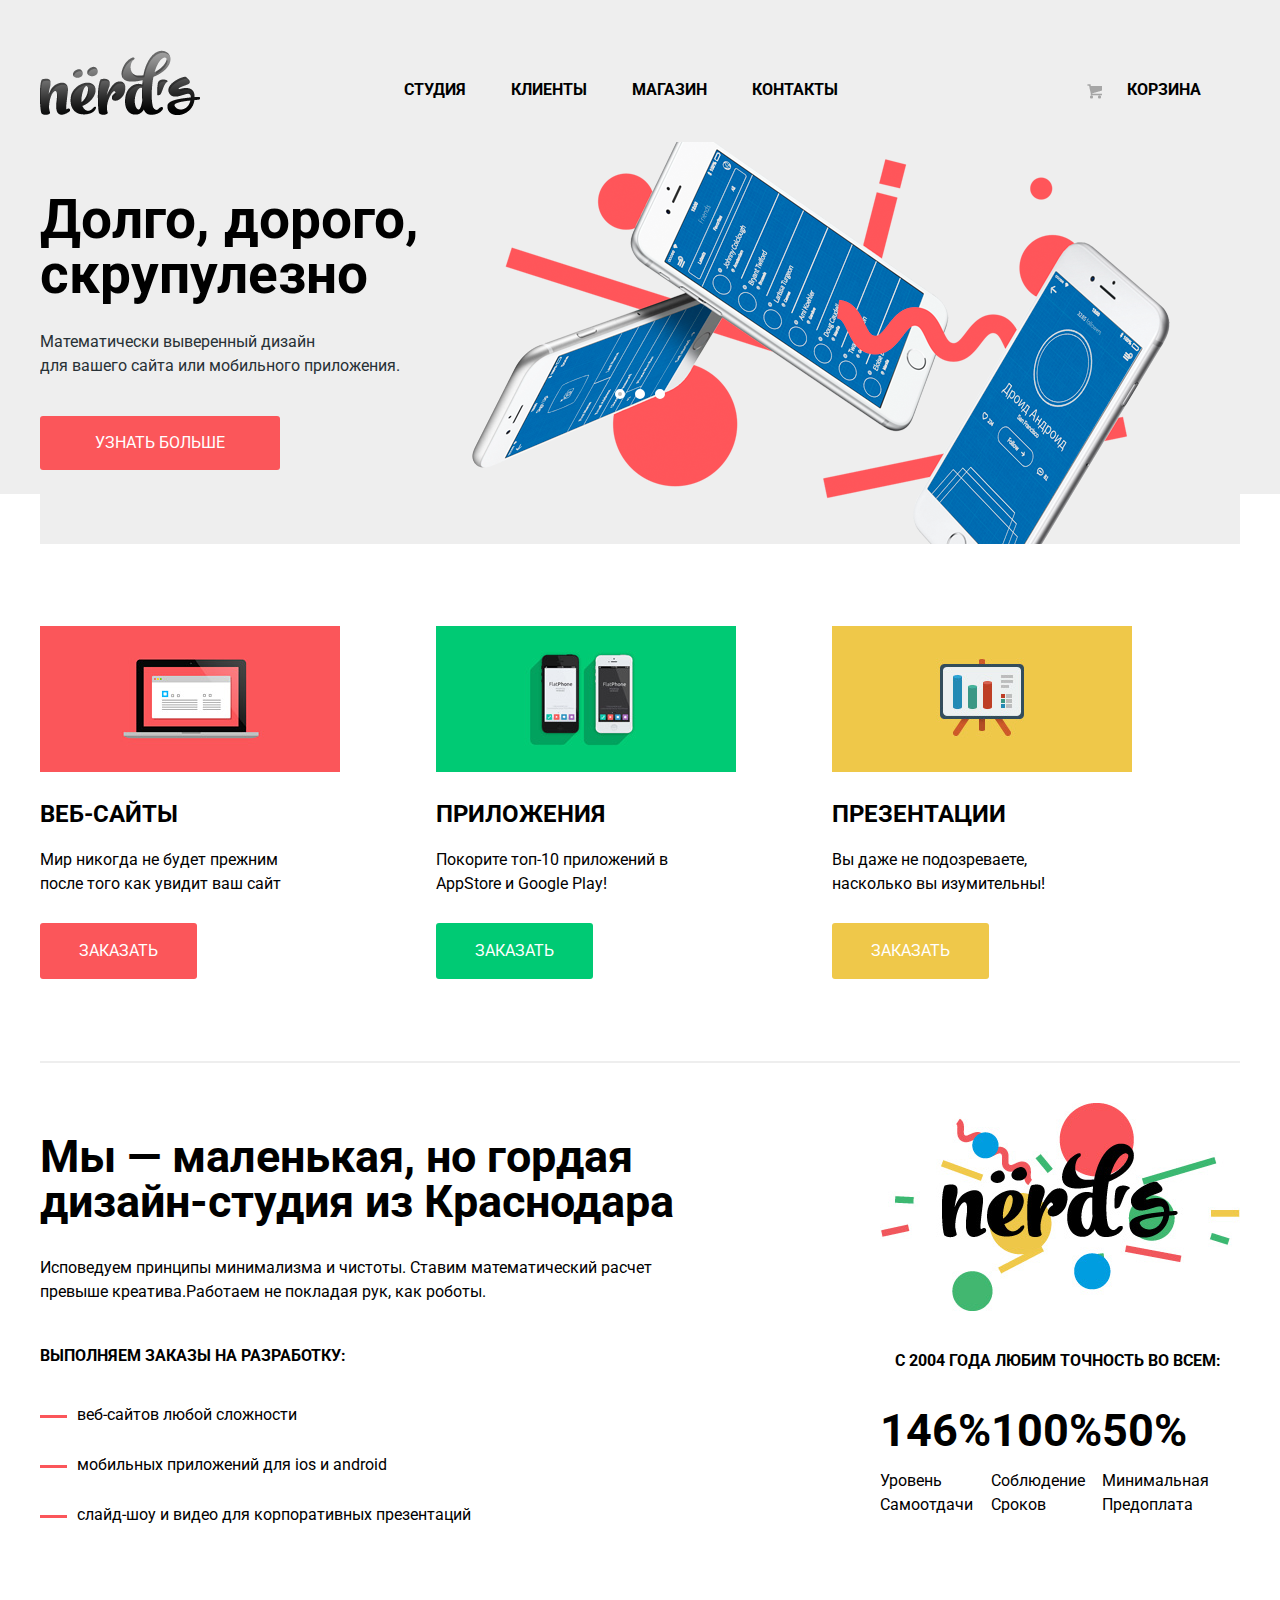
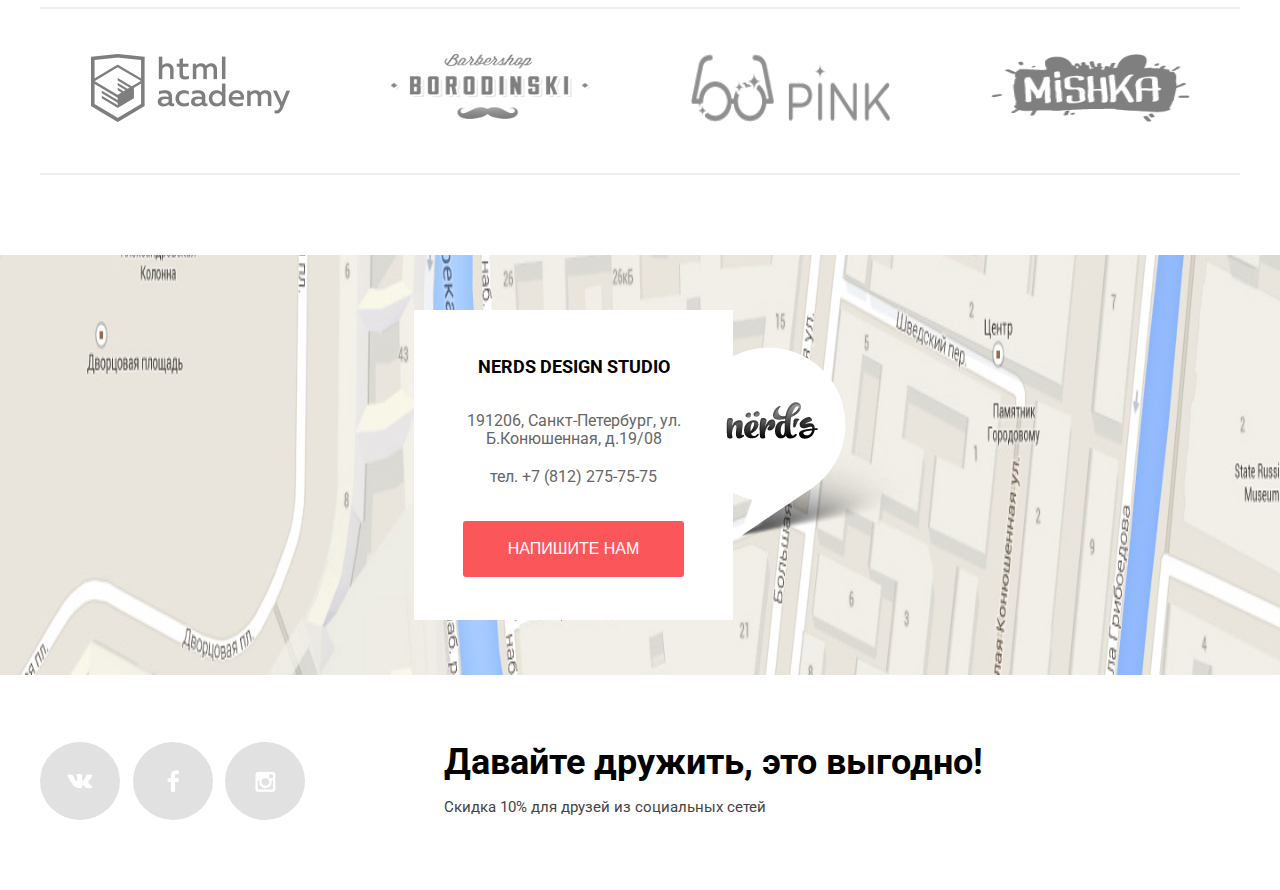
<file: index.html>
<!DOCTYPE html>
<html lang="en">

    <head>
        <meta charset="UTF-8">
        <meta name="viewport" content="width=device-width, initial-scale=1.0">
        <meta http-equiv="X-UA-Compatible" content="ie=edge">
        <link rel="stylesheet" href="css/normalize.css">
        <link rel="stylesheet" href="css/style.css" type="text/css">
        <link href="https://fonts.googleapis.com/css?family=Roboto&amp;subset=cyrillic" rel="stylesheet">
        <title>Nerds Main Page</title>
    </head>

    <body>
        <header class="header index-header">
            <div class="container">
                <div class="header-top">
                    <div class="main-logo">
                        <a><img src="images/nerds-logo.png" alt="Логотип" width="160" height="65"></a>
                    </div>
                    <nav>
                        <ul class="main-nav">
                            <li><a href="#">Студия</a></li>
                            <li><a href="#">Клиенты</a></li>
                            <li><a href="catalog.html">Магазин</a></li>
                            <li><a href="#">Контакты</a></li>
                        </ul>
                    </nav>
                    <div class="user-block">
                        <a class="login" href="#">Корзина</a>
                    </div>
                </div>
                <div class="slider">
                    <input type="radio" id="btn-1" name="toggle" checked>
                    <input type="radio" id="btn-2" name="toggle">
                    <input type="radio" id="btn-3" name="toggle">
                    <div class="slider-controls">
                        <label for="btn-1"></label>
                        <label for="btn-2"></label>
                        <label for="btn-3"></label>
                    </div>
                    <div class="slides">
                        <div class="slide">
                            <div class="slide-text">
                                <div class="slide-title">Долго, дорого, скрупулезно</div>
                                <p>Математически выверенный дизайн<br> для вашего сайта или мобильного приложения.</p>
                                <a class="btn" href="#">Узнать больше</a>
                            </div>
                        </div>
                        <div class="slide">
                            <div class="slide-text">
                                <div class="slide-title">Дорого, скрупулезно</div>
                                <p>Математически выверенный дизайн<br> для вашего сайта или мобильного приложения.</p>
                                <a class="btn" href="#">Узнать больше</a>
                            </div>
                        </div>
                        <div class="slide">
                            <div class="slide-text">
                                <div class="slide-title">Скрупулезно</div>
                                <p>Математически выверенный дизайн<br> для вашего сайта или мобильного приложения.</p>
                                <a class="btn" href="#">Узнать больше</a>
                            </div>
                        </div>
                    </div>
                </div>
            </div>
        </header>
        <main class="container">
            <article class="index-features">
                <section class="feature">
                    <img src="images/feature1.png" alt="Изображение сайта" width="300" height="146">
                    <div class="feature-desc">
                        <h2>веб-сайты</h2>
                        <p>Мир никогда не будет прежним после того как увидит ваш сайт</p>
                        <a class="btn feature-order order1" href="#">заказать</a>
                    </div>
                </section>
                <section class="feature">
                    <img src="images/feature2.png" alt="Изображение мобильных телефонов" width="300" height="146">
                    <div class="feature-desc">
                        <h2>приложения</h2>
                        <p>Покорите топ-10 приложений в AppStore и Google Play!</p>
                        <a class="btn feature-order order2" href="#">заказать</a>
                    </div>
                </section>
                <section class="feature">
                    <img src="images/feature3.png" alt="Изображение презентации" width="300" height="146">
                    <div class="feature-desc">
                        <h2>презентации</h2>
                        <p>Вы даже не подозреваете, насколько вы изумительны!</p>
                        <a class="btn feature-order order3" href="#">заказать</a>
                    </div>
                </section>
            </article>
            <article class="index-content">
                <section class="index-content-left">
                    <h1>Мы &mdash; маленькая, но гордая дизайн-студия из Краснодара</h1>
                    <p>Исповедуем принципы минимализма и чистоты. Ставим математический расчет превыше креатива.Работаем не покладая рук, как роботы.</p>
                    <span class="content-title">Выполняем заказы на разработку:</span>
                    <ul class="content-list">
                        <li>Веб-сайтов любой сложности</li>
                        <li>Мобильных приложений для IOS и Android</li>
                        <li>Слайд-шоу и видео для корпоративных презентаций</li>
                    </ul>
                </section>
                <section class="index-content-right">
                    <img src="images/nerds_brand.png" alt="Изображение товарного знака Нердс" width="360" height="208">
                    <span class="content-definition">С 2004 года любим точность во всем:</span>
                    <ul class="content-right-list">
                        <li><span class="percents">146%</span><span class="percents-desc">Уровень самоотдачи</span></li>
                        <li><span class="percents">100%</span><span class="percents-desc">Соблюдение сроков</span></li>
                        <li><span class="percents">50%</span><span class="percents-desc">Минимальная предоплата</span></li>
                    </ul>
                </section>
            </article>
            <div class="pictures">
                <a class="html-academy" href="#"><img src="images/logo-1-hover.png" alt="HTML Academy" width="199" height="68"></a>
                <a class="barbershop" href="#"><img src="images/logo-2-hover.png" alt="Barbershop Borodinsky" width="199" height="68"></a>
                <a class="pink" href="#"><img src="images/logo-3-hover.png" alt="Pink" width="199" height="68"></a>
                <a class="mishka" href="#"><img src="images/logo-4-hover.png" alt="Mishka" width="199" height="68"></a>
            </div>
        </main>
        <footer>
            <div class="index-map">
                <div class="index-map-adress">
                    <h3>nerds design studio</h3>
                    <p>191206, Санкт-Петербург, ул. Б.Конюшенная, д.19/08</p>
                    <p class="adress-phone">тел. &plus;7 (812) 275-75-75</p>
                    <button class="btn map-btn">Напишите нам</button>
                </div>
            </div>
            <div class="footer-bottom container">
                <section class="footer-socials">
                    <a class="vk" href="#">В контакте</a>
                    <a class="fb" href="#">Фейсбук</a>
                    <a class="insta" href="#">Инстаграм</a>
                </section>
                <section class="footer-slogan">
                    <h2>Давайте дружить, это выгодно!</h2>
                    <span>Скидка 10&percnt; для друзей из социальных сетей</span>
                </section>
            </div>
            <div class="modal-content">
                <h2>Напишите нам</h2><button class="modal-content-close" type="button" title="Закрыть">Закрыть</button>
                <form action="https://echo.htmlacademy.ru" method="post" class="modal-form">
                    <div class="name-email">
                        <div class="name"><label for="name">Ваше имя:</label><input type="text" name="name" id="name" placeholder="Представтесь, пожалуйста"></div>
                        <div class="email"><label for="email">Ваш e-mail:</label><input type="email" name="email" placeholder="Для отправки ответа"></div>
                    </div>
                    <label for="letter">Текст письма:</label><textarea name="letter" id="letter">В свободной форме</textarea>
                    <input type="submit" value="Отправить" class="btn modal-btn">
                </form>
            </div>
        </footer>
    </body>

</html>
</file>
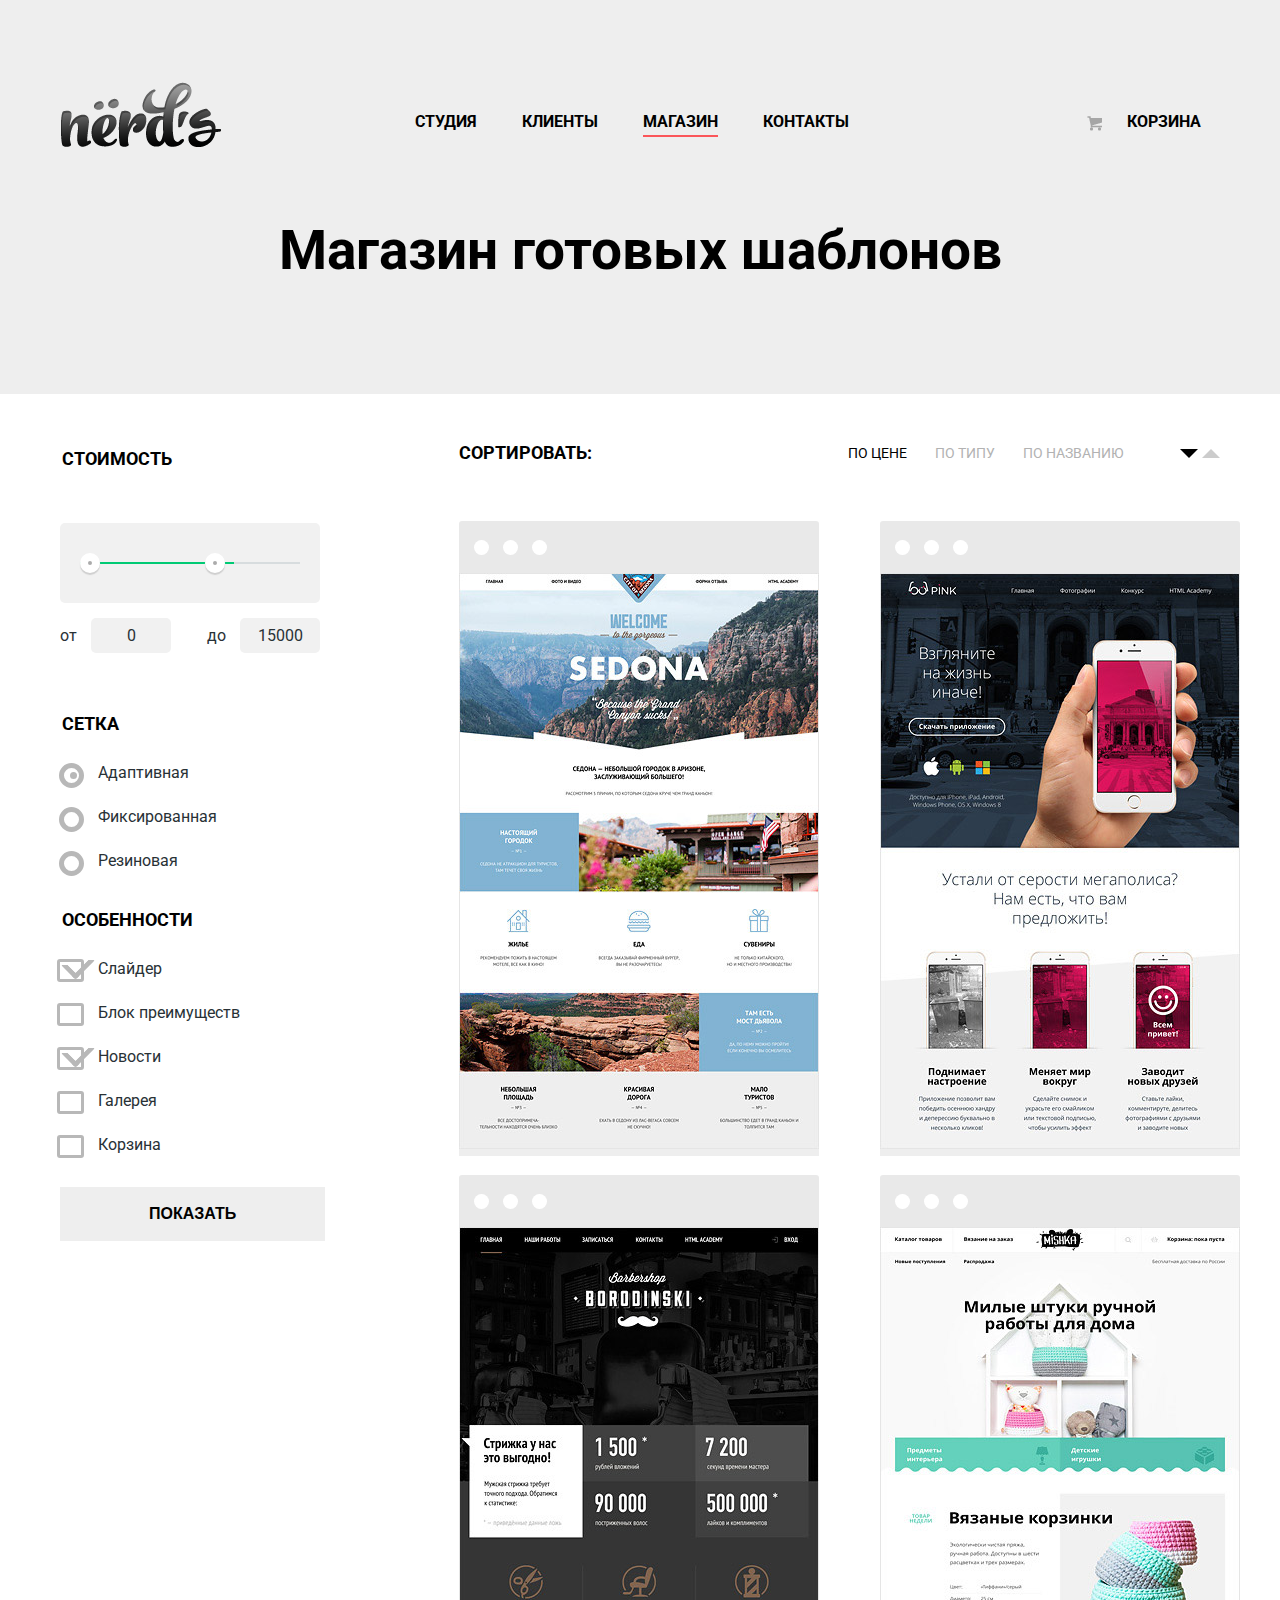
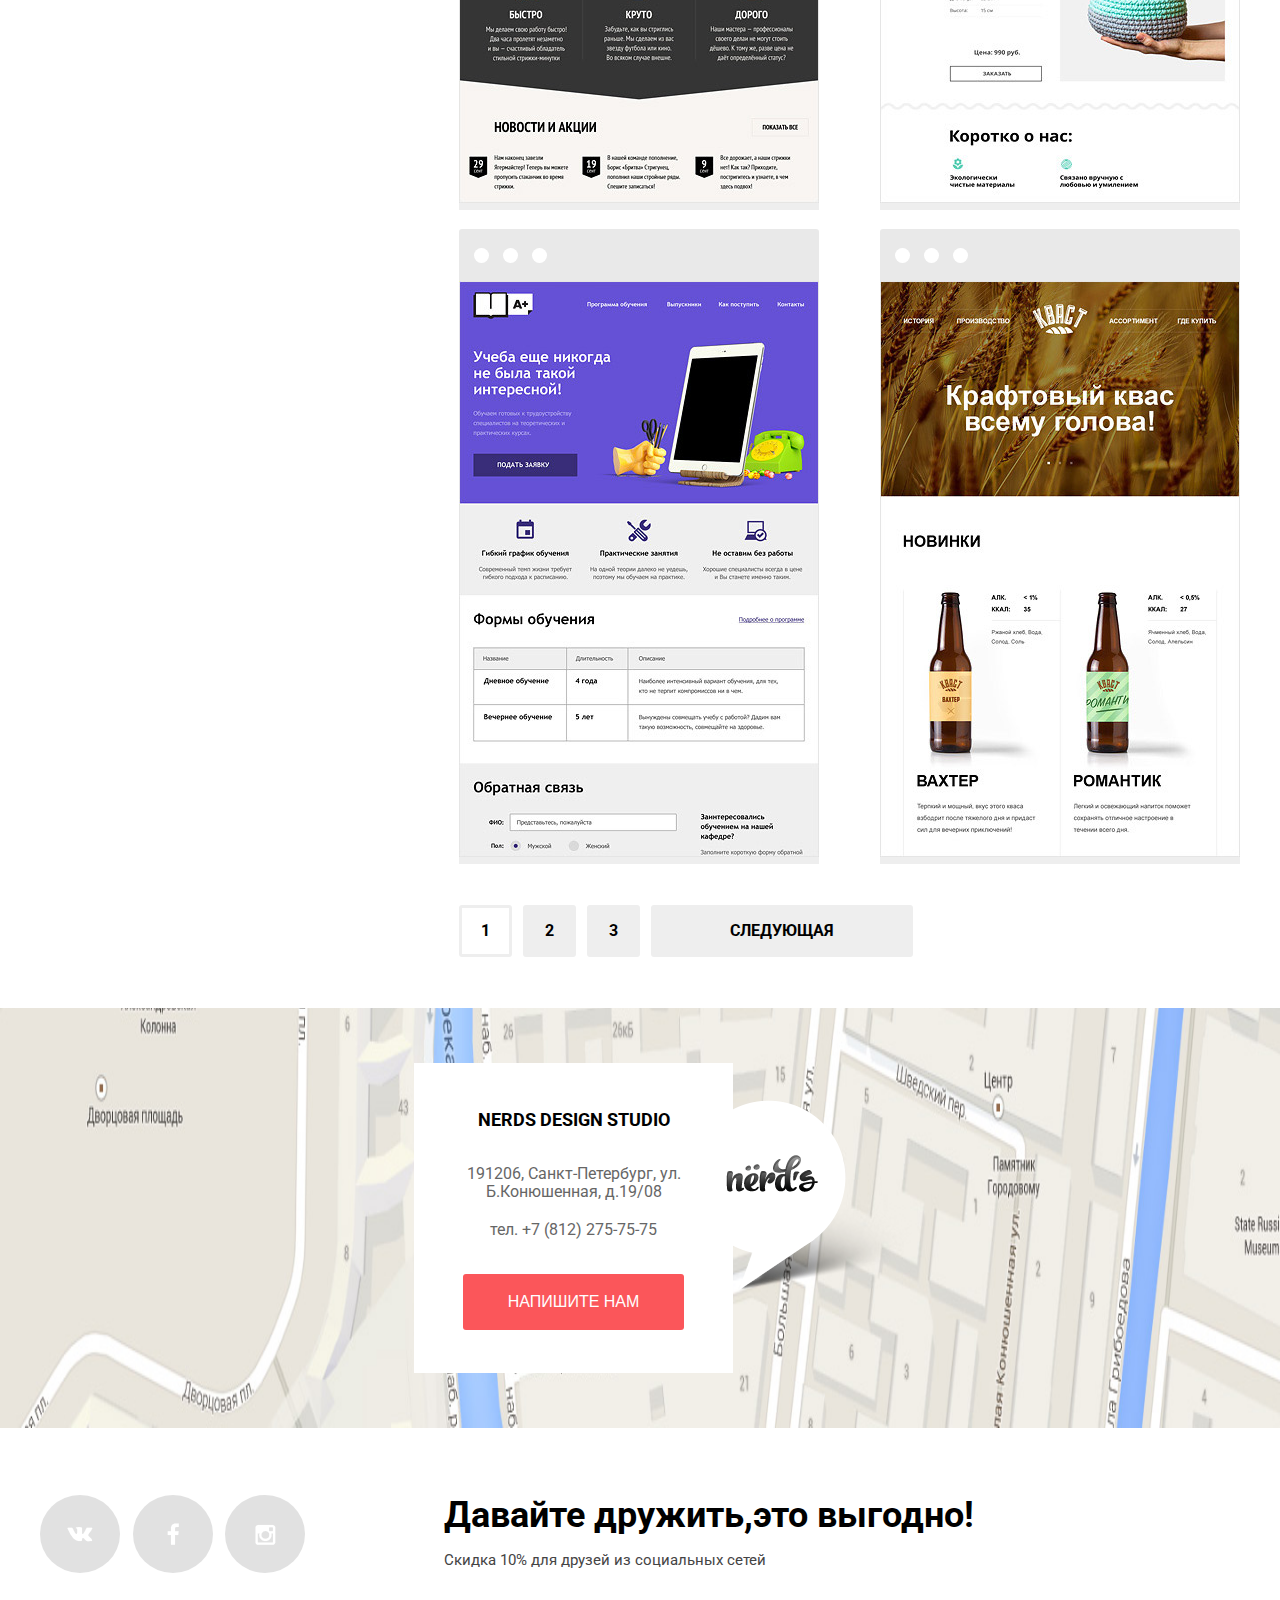
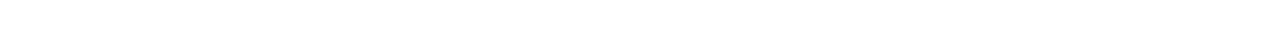
<file: catalog.html>
<!DOCTYPE html>
<html lang="en">

    <body>

        <head>
            <meta charset="UTF-8">
            <meta name="viewport" content="width=device-width, initial-scale=1.0">
            <meta http-equiv="X-UA-Compatible" content="ie=edge">
            <link rel="stylesheet" href="css/style.css" type="text/css">
            <link href="https://fonts.googleapis.com/css?family=Roboto&amp;subset=cyrillic" rel="stylesheet">
            <title>Магазин Нердс</title>
        </head>
        <header class="header catalog-header">
            <div class="container">
                <div class="header-top header-catalog">
                    <div class="main-logo catalog.logo">
                        <a><img src="images/nerds-logo.png" alt="Логотип" width="160" height="65"></a>
                    </div>
                    <nav>
                        <ul class="main-nav">
                            <li><a href="index.html">Студия</a></li>
                            <li><a href="#">Клиенты</a></li>
                            <li><a href="#" class="active">Магазин</a></li>
                            <li><a href="#">Контакты</a></li>
                        </ul>
                    </nav>
                    <div class="user-block">
                        <a class="login" href="#">Корзина</a>
                    </div>
                </div>
            </div>
            <div class="header-bottom-catalog">
                <h1 class="shop-title">Магазин готовых шаблонов</h1>
            </div>
        </header>
        <main class="container container-catalog">
            <div class="catalog-left">
                <form action="https://echo.htmlacademy.ru" method="get">
                    <fieldset class="catalog-form filter-range">
                        <legend>Стоимость</legend>
                        <div class="range-filter">
                            <div class="range-controls">
                                <div class="scale">
                                    <div class="bar"></div>
                                </div>
                                <div class="toggle toggle-min"></div>
                                <div class="toggle toggle-max"></div>
                            </div>
                            <div class="price-controls">
                                <label class="min-price">от <input name="min-price" type="text" value="0"></label>
                                <label class="max-price">до <input name="max-price" type="text" value="15000"></label>
                            </div>
                        </div>
                    </fieldset>
                    <fieldset class="catalog-form form-filter-grid">
                        <legend>Сетка</legend>
                        <ul>
                            <li><input type="checkbox" name="grid-1" id="grid-1" checked=""><label for="grid-1">Адаптивная</label></li>
                            <li><input type="checkbox" name="grid-2" id="grid-2"><label for="grid-2">Фиксированная</label></li>
                            <li><input type="checkbox" name="grid-3" id="grid-3"><label for="grid-3">Резиновая</label></li>
                        </ul>
                    </fieldset>
                    <fieldset class="catalog-form form-filter-special">
                        <legend>Особенности</legend>
                        <ul>
                            <li><input type="checkbox" name="special-1" id="special-1" checked=""><label for="special-1">Слайдер</label></li>
                            <li><input type="checkbox" name="special-2" id="special-2"><label for="special-2">Блок преимуществ</label></li>
                            <li><input type="checkbox" name="special-3" id="special-3" checked><label for="special-3">Новости</label></li>
                            <li><input type="checkbox" name="special-4" id="special-4"><label for="special-4">Галерея</label></li>
                            <li><input type="checkbox" name="special-5" id="special-5"><label for="special-5">Корзина</label></li>
                        </ul>
                    </fieldset>
                    <input class="form-button-show" type="submit" value="Показать">
                </form>
            </div>
            <div class="catalog-right">
                <div class="sort">
                    <span class="catalog-results">Сортировать&colon;</span>
                    <ul class="sort-choice">
                        <li><a class="sort-active" href="#">По цене</a></li>
                        <li><a href="#">По типу</a></li>
                        <li><a href="#">По названию</a></li>
                    </ul>
                    <div class="sort-controls">
                        <span class="controls control-down active-control"></span>
                        <span class="controls control-up"></span>
                    </div>
                </div>
                <article class="gallery">
                    <section class="image">
                        <div class="image-top">
                            <span></span>
                            <span></span>
                            <span></span>
                        </div>
                        <a href="#"><img src="images/img-sedona.jpg" alt="Образец сайта Седона" width="360" height="576"></a>
                        <div class="price-overview">
                            <h2>sedona</h2>
                            <span>информационный сайт для туристов</span>
                            <button class="btn btn-sedona" value="9900 руб">9 900 руб</button>
                        </div>
                    </section>
                    <section class="image">
                        <div class="image-top">
                            <span></span>
                            <span></span>
                            <span></span>
                        </div>
                        <a href="#"><img src="images/img-pink.jpg" alt="Образец сайта Пинк" width="360" height="576"></a>
                    </section>
                    <section class="image">
                        <div class="image-top">
                            <span></span>
                            <span></span>
                            <span></span>
                        </div>
                        <a href="#"><img src="images/img-barbershop.jpg" alt="Образец сайта Барбершоп" width="360" height="576"></a>
                    </section>
                    <section class="image">
                        <div class="image-top">
                            <span></span>
                            <span></span>
                            <span></span>
                        </div>
                        <a><img src="images/img-mishka.jpg" alt="Образец сайта Мишка" width="360" height="576"></a>
                    </section>
                    <section class="image">
                        <div class="image-top">
                            <span></span>
                            <span></span>
                            <span></span>
                        </div>
                        <a href="#"><img src="images/img-aplus.jpg" alt="Образец сайта Аплюс" width="360" height="576"></a>
                    </section>
                    <section class="image">
                        <div class="image-top">
                            <span></span>
                            <span></span>
                            <span></span>
                        </div>
                        <a href=""><img src="images/img-kvast.jpg" alt="Образец сайта Кваст" width="360" height="576"></a>
                    </section>
                </article>
                <ul class="pages">
                    <li><a class="pages-active">1</a></li>
                    <li>
                        <a href="#">2</a>
                    </li>
                    <li>
                        <a href="#">3</a>
                    </li>
                    <li><a href="#" class="next">следующая</a></li>
                </ul>
            </div>
        </main>
        <footer>
            <div class="index-map">
                <div class="index-map-adress">
                    <h3>nerds design studio</h3>
                    <p>191206, Санкт-Петербург, ул. Б.Конюшенная, д.19/08</p>
                    <p class="adress-phone">тел. &plus;7 (812) 275-75-75</p>
                    <button class="btn map-btn">Напишите нам</button>
                </div>
            </div>
            <div class="footer-bottom container">
                <section class="footer-socials">
                    <a class="vk" href="#">В контакте</a>
                    <a class="fb" href="#">Фейсбук</a>
                    <a class="insta" href="#">Инстаграм</a>
                </section>
                <section class="footer-slogan">
                    <h2>Давайте дружить,это выгодно!</h2>
                    <span>Скидка 10&percnt; для друзей из социальных сетей</span>
                </section>
            </div>
        </footer>
    </body>

</html>
</file>
<file: css/style.css>
body {
            margin: 0;
            font-family: "Roboto", Arial, sans-serif;
            font-size: 16px;
            line-height: 24px;
            background-color: #FFF;
            font-weight: 400;
            color: #000;
        }

        .container {
            width: 1200px;
            padding: 0 20px;
            margin: 0 auto;
        }

        .btn {
            font-size: 16px;
            line-height: 18px;
            color: #fff;
            text-transform: uppercase;
            text-align: center;
            text-decoration: none;
            background: #fb565a;
            border-radius: 3px;
            border: none;
        }

        .btn:hover {
            background-color: #e74246;
        }

        .btn:active {
            background-color: #d7373b;
            color: #e37376;
            box-shadow: inset 0 3px #c13135;
        }

        .header.index-header, .header.catalog-header {
            display: block;
            background-color: #eee;
        }

        .header-top {
            display: flex;
            justify-content: space-between;
            flex-direction: row;
            flex-wrap: nowrap;
            padding-bottom: 20px;
            padding-top: 50px;
            align-items: center;
            background-color: #eee;
        }

        .header-top.header-catalog {
            padding-top: 82px;
            padding-bottoM: 0;
            padding-left: 21px;
        }

        .main-logo {
            cursor: pointer;
        }

        .main-logo:hover {
            opacity: 0.7;
        }

        .main-logo:active {
            opacity: 0.3;
        }

        nav .main-nav {
            display: flex;
            display: flex;
            flex-wrap: nowrap;
            justify-content: space-between;
            flex-direction: row;
            align-items: center;
            padding: 0;
            margin: 0;
        }

        .main-nav li {
            list-style: none;
            padding-top: 7px;
        }

        .main-nav a {
            display: inline-block;
            margin-right: 45px;
            position: relative;
            text-decoration: none;
            text-transform: uppercase;
            color: #000;
            font-size: inherit;
            line-height: 30px;
            font-weight: bolder;
        }

        .header-top a:hover {
            color: #fb565a;
        }

        .header-top a:active {
            color: #a6a6a6;
        }

        .header-top a.active::after, .user-block a.active::after {
            position: absolute;
            content: "";
            background-color: #fb565a;
            width: 100%;
            height: 2px;
            bottom: 0;
            left: 0;
        }

        .user-block a::after {
            display: none;
        }

        .user-block {
            margin-right: 39px;
            padding-top: 7px;
        }

        .user-block a {
            display: inline-block;
            padding-left: 40px;
            position: relative;
            text-decoration: none;
            text-transform: uppercase;
            color: #000;
            font-size: inherit;
            line-height: 30px;
            font-weight: bolder;
        }

        .user-block a::before {
            position: absolute;
            content: "";
            background-image: url("../images/cart-icon.png");
            top: 30%;
            left: 0;
            background-repeat: no-repeat;
            width: 15px;
            height: 15px;
        }

        .user-block a.active .index-slider {
            display: block;
            position: relative;
            width: 100%;
            height: 423px;
            margin: 0 auto;
            background-color: #eee;
        }

        .slider {
            position: relative;
            height: 352px;
            margin: 0 auto;
        }

        .slider-controls {
            position: absolute;
            bottom: 95px;
            left: 50%;
            width: 200px;
            height: 10px;
            margin-left: -100px;
            text-align: center;
            z-index: 1000;
        }

        .index-slider input[type=radio] {
            position: absolute;
            opacity: 0;
        }

        .slider-controls label {
            display: inline-block;
            width: 4px;
            height: 4px;
            margin: 0 3px;
            background: white;
            border: 3px solid white;
            vertical-align: top;
            border-radius: 50%;
            cursor: pointer;
        }

        #btn-1:checked~.slider-controls label[for="btn-1"], #btn-2:checked~.slider-controls label[for="btn-2"], #btn-3:checked~.slider-controls label[for="btn-3"] {
            background: #c1c1c1;
        }

        .slide {
            position: absolute;
            top: 0;
            left: 0;
            width: 100%;
            height: 100%;
            padding-top: 50px;
            overflow: hidden;
        }

        .slide-text {
            width: 400px;
            color: #283136;
        }

        .slide-title, .shop-title {
            margin: 0;
            font-size: 55px;
            line-height: 55px;
            font-weight: bold;
            color: #000;
        }

        .slide-title {
            margin-bottom: 28px;
        }

        .shop-title {
            margin-left: auto;
            margin-right: auto;
        }

        .slide-text p {
            margin: 0;
            margin-bottom: 38px;
        }

        .slide .btn {
            box-sizing: border-box;
            margin-bottom: 85px;
            padding: 18px 55px;
            display: inline-block;
        }

        .slide:nth-child(1) {
            background-image: url('../images/slide1.png');
            background-repeat: no-repeat;
            background-position: 86% -11px;
            background-color: #eee;
        }

        .slide:nth-child(2) {
            background-image: url('../images/nerds_brand.png');
            background-repeat: no-repeat;
            background-position: 86% -11px;
            background-color: #eee;
        }

        .slide:nth-child(3) {
            background-image: url('../images/feature3.png');
            background-repeat: no-repeat;
            background-position: 86% -11px;
            background-color: #eee;
        }

        .slide {
            display: none;
        }

        #btn-1:checked~.slides .slide:nth-child(1) {
            display: block;
        }

        #btn-2:checked~.slides .slide:nth-child(2) {
            display: block;
        }

        #btn-3:checked~.slides .slide:nth-child(3) {
            display: block;
        }

        .header-bottom-catalog {
            padding-top: 69px;
            padding-bottom: 116px;
            text-align: center;
        }

        .index-features {
            display: flex;
            justify-content: flex-start;
            flex-direction: row;
            flex-wrap: nowrap;
            padding-top: 132px;
            padding-bottom: 82px;
            border-bottom: 2px solid #eee;
            background-color: #fff;
        }

        .feature {
            align-items: stretch;
            width: 33%;
        }

        .feature img {
            margin-bottom: 20px;
        }

        .feature-desc {
            display: flex;
            flex-direction: column;
            justify-content: space-between;
            align-items: flex-start;
            margin: auto;
        }

        .feature-desc h2 {
            margin: 0;
            padding: 0;
            padding-bottom: 19px;
            font-family: inherit;
            font-size: 24px;
            line-height: 30px;
            font-weight: bold;
            color: #000;
            text-transform: uppercase;
        }

        .feature-desc p {
            margin: 0;
            padding: 0;
            padding-bottom: 27px;
            padding-right: 120px;
            font-family: inherit;
            font-size: 16px;
            line-height: 24px;
            color: #000;
        }

        .feature-desc .feature-order {
            display: block;
            padding: 19px 39px;
        }

        .feature-desc .feature-order.order1 {
            background-color: #fb565a;
        }

        .feature-desc .feature-order.order2 {
            background-color: #00ca74;
        }

        .feature-desc .feature-order.order2:hover {
            background-color: #00bc6c;
        }

        .feature-desc .feature-order.order2:active {
            background-color: #00aa62;
            color: #4dc491;
            box-shadow: inset 0 3px #009958;
        }

        .feature-desc .feature-order.order3 {
            background-color: #efc84a;
        }

        .feature-desc .feature-order.order3:hover {
            background-color: #eab534;
        }

        .feature-desc .feature-order.order3:active {
            background-color: #e5a722;
            color: #edc265;
            box-shadow: inset 0 3px #ce961f;
        }

        .index-content {
            padding-bottom: 80px;
            display: flex;
            justify-content: space-between;
            flex-direction: row;
            flex-wrap: nowrap;
            align-items: stretch;
            margin: auto;
            border-bottom: 2px solid #eee;
            background-color: #fff;
        }

        .index-content-left {
            padding-top: 71px;
            width: 680px;
            align-self: stretch;
        }

        .index-content-left h1 {
            padding: 0;
            margin: 0;
            margin-bottom: 32px;
            font-size: 45px;
            line-height: 45px;
            color: #000;
            font-weight: bolder;
        }

        .index-content-left p {
            padding: 0;
            margin: 0;
            margin-bottom: 40px;
            font-family: inherit;
            font-size: 16px;
            line-height: 24px;
            color: #000;
        }

        .index-content-left .content-list {
            padding: 0;
            margin: 0;
        }

        .content-list li {
            display: block;
            padding: 0;
            margin: 0;
            margin-bottom: 26px;
            padding-left: 37px;
            font-size: 16px;
            line-height: 24px;
            font-weight: normal;
            text-transform: lowercase;
            position: relative;
        }

        .content-list li::before {
            position: absolute;
            content: "";
            width: 27px;
            height: 3px;
            background-color: #fb565a;
            top: 50%;
            left: 0;
        }

        .content-list li:last-child {
            margin-bottom: 0;
        }

        .content-title {
            font-size: 16px;
            line-height: 24px;
            display: block;
            margin-bottom: 35px;
            font-weight: bold;
            text-transform: uppercase;
        }

        .index-content-right {
            padding-top: 40px;
            width: 360px;
            align-self: stretch;
        }

        .index-content-right img {
            margin-bottom: 31px;
        }

        .index-content-right .content-definition {
            display: block;
            margin-left: 15px;
            font-size: 16px;
            line-height: 24px;
            color: #000;
            margin-bottom: 35px;
            font-weight: bold;
            text-transform: uppercase;
        }

        .index-content-right .content-right-list {
            padding: 0;
            margin: 0;
            display: flex;
            flex-direction: row;
            flex-wrap: nowrap;
            justify-content: flex-start;
            align-items: stretch;
        }

        .content-right-list li {
            display: flex;
            flex-direction: column;
            justify-content: flex-start;
            align-items: stretch;
            list-style: none;
            color: #000;
        }

        .content-right-list .percents {
            padding-bottom: 16px;
            line-height: 45px;
            font-size: 45px;
            font-weight: bold;
        }

        .content-right-list .percents-desc {
            font-size: 16px;
            font-weight: 18px;
            text-transform: capitalize;
            font-weight: normal;
        }

        .pictures {
            display: flex;
            justify-content: space-between;
            flex-direction: row;
            flex-wrap: nowrap;
            align-items: center;
            padding-top: 45px;
            padding-bottom: 44px;
            margin-bottom: 80px;
            border-bottom: 2px solid #eee;
            background-color: #fff;
        }

        .pictures a {
            display: block;
            flex-shrink: 1;
            flex-grow: 0;
            margin: auto;
            cursor: pointer;
        }

        .pictures img {
            opacity: 0.5;
        }

        .pictures img:hover {
            opacity: 1;
        }

        .pictures img:active {
            opacity: 0.3;
        }

        footer {
            display: flex;
            flex-direction: column;
            flex-wrap: nowrap;
            position: relative;
            background-color: #fff;
        }

        .index-map {
            flex-grow: 0;
            flex-shrink: 1;
            width: 100%;
            height: 420px;
            display: flex;
            flex-direction: column;
            align-items: flex-start;
            justify-content: center;
            position: relative;
            background-image: url("../images/map.jpg");
            background-repeat: no-repeat;
            background-size: 100% 808px;
            background-position: 50% 100%;
            overflow: hidden;
            background-color: #eee;
        }

        .index-map-adress {
            width: 319px;
            text-align: center;
            padding-top: 42px;
            padding-bottom: 43px;
            margin-left: 414px;
            background-color: #fff;
        }

        .index-map-adress::after {
            position: absolute;
            content: "";
            background-image: url(../images/map-marker.png);
            background-repeat: no-repeat;
            top: 92px;
            left: 54%;
            width: 231px;
            height: 190px;
        }

        .index-map-adress h3 {
            margin: 0;
            padding: 0;
            margin-bottom: 30px;
            text-transform: uppercase;
            font-size: 18px;
            line-height: 30px;
            color: #000;
        }

        .index-map-adress p {
            padding: 0;
            margin: 0;
            margin-bottom: 20px;
            font-size: 16px;
            line-height: 18px;
            color: #666;
        }

        .index-map-adress .adress-phone {
            margin-bottom: 35px;
        }

        .index-map-adress .map-btn {
            display: block;
            margin: auto;
            padding: 19px 45px;
            outline: none;
        }

        .index-map-adress.map-btn:active .modal-content {
            animation-name: modal-open;
            animation-duration: 0.8s;
        }

        .footer-bottom {
            display: flex;
            justify-content: flex-start;
            white-space: nowrap;
            align-items: center;
            padding-top: 67px;
            padding-bottom: 70px;
            background-color: #fff;
        }

        .footer-socials {
            display: flex;
            flex-direction: row;
            justify-content: space-between;
        }

        .footer-socials a {
            display: inline-block;
            width: 80px;
            height: 78px;
            font-size: 0;
            background-color: #e1e1e1;
            border-radius: 50%;
        }

        .footer-socials a:hover {
            background-color: #e74246;
        }

        .footer-socials a:active {
            background-color: #d7373b;
            box=shadow: 0 3px #bfbfbf;
        }

        .footer-socials .vk {
            margin-right: 13px;
            background-image: url("../images/vk-icon.png");
            background-repeat: no-repeat;
            background-position: 50% 50%;
        }

        .footer-socials .vk:active {
            background-image: url("../images/vk-icon-active.png");
            background-repeat: no-repeat;
            background-position: 50% 50%;
        }

        .footer-socials .fb {
            margin-right: 12px;
            background-image: url("../images/fb-icon.png");
            background-repeat: no-repeat;
            background-position: 50% 50%;
        }

        .footer-socials .fb:active {
            background-image: url("../images/fb-icon-active.png");
            background-repeat: no-repeat;
            background-position: 50% 50%;
        }

        .footer-socials .insta {
            background-image: url("../images/insta-icon.png");
            background-repeat: no-repeat;
            background-position: 50% 50%;
        }

        .footer-socials.insta:active {
            background-image: url("../images/insta-icon-active.png");
            background-repeat: no-repeat;
            background-position: 50% 50%;
        }

        .footer-slogan {
            padding-left: 139px;
        }

        .footer-slogan h2 {
            padding: 0;
            margin: 0;
            margin-bottom: 15px;
            font-size: 36px;
            font-weight: bold;
            line-height: 36px;
            color: #000;
        }

        .footer-slogan span {
            font-size: 15px;
            line-height: 22px;
            color: #444;
        }
        /*стили для страницы каталога*/

        .container-catalog {
            display: flex;
            justify-content: space-between;
            flex-direction: row;
            flex-wrap: nowrap;
            align-items: flex-start;
            margin: auto;
            padding-top: 50px;
        }

        .catalog-left {
            width: 260px;
            margin-right: 140px;
        }

        .catalog-form {
            margin: 0;
            padding: 0;
            border: none;
            text-align: left;
            padding-left: 20px;
        }

        .catalog-form label {
            color: #283136;
            font-size: 16px;
            line-height: 20px;
        }

        .catalog-form legend {
            margin: 0;
            font-size: 18px;
            font-weight: bold;
            line-height: 30px;
            text-transform: uppercase;
            color: #000;
        }

        .catalog-form ul {
            padding: 0;
            margin: 0;
            list-style: none;
        }

        .catalog-form li {
            display: block;
            vertical-align: middle;
        }

        .catalog-form.filter-range {
            margin-bottom: 56px;
        }

        .catalog-form input[type="checkbox"] {
            opacity: 0;
        }

        .range-filter {
            width: 260px;
        }

        .catalog-form.filter-range legend {
            margin-bottom: 49px;
        }

        .range-controls {
            position: relative;
            height: 41px;
            padding-top: 39px;
            padding-right: 20px;
            padding-left: 20px;
            border-radius: 5px;
            background: #f1f1f1;
            margin-bottom: 15px;
        }

        .range-controls .scale {
            height: 2px;
            background: #d7dcde;
        }

        .range-controls .bar {
            width: 70%;
            height: 2px;
            background: #00ca74;
        }

        .range-controls .toggle {
            position: absolute;
            top: 30px;
            left: 0px;
            cursor: pointer;
            width: 4px;
            height: 4px;
            border: 8px solid #fff;
            background: #ababab;
            border-radius: 50%;
            box-shadow: 0 2px 1px 0 #cfcfcf;
        }

        .range-controls .toggle-min {
            left: 20px;
        }

        .range-controls .toggle-max {
            left: 145px;
        }

        .price-controls {
            font-size: 0;
            white-space: nowrap;
        }

        .price-controls label {
            display: inline-block;
            width: 50%;
            font-size: 16px;
        }

        .max-price {
            text-align: right;
        }

        .price-controls input {
            width: 60px;
            padding: 8px 10px;
            margin-left: 10px;
            border: none;
            border-radius: 5px;
            background: #f1f1f1;
            font-family: 'Roboto', 'Arial', sans-serif;
            font-size: 16px;
            text-align: center;
            color: #283136;
        }

        .form-filter-grid {
            margin-bottom: 34px;
        }

        .form-filter-grid input[type="checkbox"]+label, .form-filter-special input[type="checkbox"]+label {
            position: relative;
            display: block;
            padding-left: 38px;
        }

        .form-filter-grid label::before {
            position: absolute;
            content: "";
            display: inline-block;
            top: 0%;
            width: 25px;
            height: 25px;
            border: 5px solid #b8b8b8;
            background-color: #fff;
            border-radius: 50%;
            right: 90%;
            box-sizing: border-box;
        }

        .form-filter-grid label::after {
            position: absolute;
            content: "";
            top: 46%;
            width: 7px;
            height: 7px;
            border-radius: 50%;
            background-color: #b8b8b8;
            left: 10px;
        }

        .form-filter-grid label:hover::before {
            border: 5px solid #4d4d4d;
        }

        .form-filter-grid label:disabled::before {
            border: 5px solid #ededed;
        }

        .form-filter-grid label:hover::after {
            background-color: #4d4d4d;
        }

        .form-filter-grid label:disabled::after {
            background-color: #ededed;
        }

        .form-filter-grid input[type="checkbox"]~label::after {
            content: none;
        }

        .form-filter-grid input[type="checkbox"]:checked~label::after {
            content: "";
        }

        .form-filter-special {
            margin-bottom: 32px;
        }

        .form-filter-special label::before {
            position: absolute;
            content: "";
            display: inline-block;
            top: 0%;
            width: 27px;
            height: 23px;
            border: 3px solid #b8b8b8;
            background-color: #fff;
            border-radius: 3px;
            right: 90%;
            box-sizing: border-box;
        }

        .form-filter-special label:hover::before {
            border: 3px solid #4d4d4d;
        }

        .form-filter-special label:disabled::before {
            border: 3px solid #ededed;
        }

        .form-filter-special label::after {
            position: absolute;
            content: "";
            top: -35%;
            left: 4px;
            width: 18px;
            height: 11px;
            border: 5px solid transparent;
            border-bottom-color: #b8b8b8;
            border-left-color: #b8b8b8;
            border-radius: 3px;
            transform: rotate(-45deg);
            z-index: 1;
        }

        .form-filter-special label:hover::after {
            border-bottom-color: #4d4d4d;
            border-left-color: #4d4d4d;
        }

        .form-filter-spacial label:disabled::after {
            border-bottom-color: #ededed;
            border-left-color: #ededed;
        }

        .form-filter-special input[type="checkbox"]~label::after {
            content: none;
        }

        .form-filter-special input[type="checkbox"]:checked~label::after {
            content: "";
        }

        .catalog-left .form-button-show {
            display: block;
            margin-left: 20px;
            padding: 18px 89px;
            color: #000;
            text-transform: uppercase;
            font-size: 16px;
            line-height: 18px;
            font-weight: bold;
            background-color: #eee;
            border: none;
        }

        .catalog-left .form-button-show:hover {
            background-color: #dfdfdf;
        }

        .catalog-left .form-button-show:active {
            background-color: #d5d5d5;
            color: #c3c3c3;
            outline: none;
            box-shadow: inset 0 3px #bfbfbf;
        }

        .catalog-right {
            flex-shrink: 0;
            display: flex;
            flex-direction: column;
            align-items: stretch;
            width: 781px;
        }

        .sort {
            display: flex;
            flex-direction: row;
            justify-content: space-between;
            align-items: center;
            text-transform: uppercase;
            line-height: 18px;
            margin-bottom: 59px;
        }

        .sort .sort-choice {
            display: flex;
            justify-content: space-between;
            flex-direction: row;
            flex-wrap: nowrap;
            align-items: center;
            margin: 0;
            padding: 0;
        }

        .sort .catalog-results {
            display: block;
            width: 360px;
            font-size: 18px;
            font-weight: bold;
            flex-shrink: 1;
        }

        .sort-choice li {
            list-style: none;
        }

        .sort-choice li>a {
            padding-right: 28px;
            text-decoration: none;
            font-size: 14px;
            color: #b2b2b2;
        }

        .sort-choice li>a:hover {
            color: #666;
        }

        .sort-choice li>a:active {
            color: #000;
        }

        .sort-choice li>a.sort-active {
            color: #000;
        }

        .sort-controls .controls {
            display: inline-block;
            width: 0;
            height: 0;
            border: 9px solid #ccc;
        }

        .controls.control-down {
            border-bottom-width: 0;
            border-right-color: transparent;
            border-left-color: transparent;
        }

        .controls.control-down:hover {
            border-top-color: #999;
        }

        .controls.control-down:active {
            border-top-color: #000;
        }

        .controls.control-up {
            border-top-width: 0;
            border-right-color: transparent;
            border-left-color: transparent;
            margin-right: 20px;
        }

        .controls.control-up:hover {
            border-bottom-color: #999;
        }

        .controls.control-up:active {
            border-bottom-color: #000;
        }

        .controls.active-control {
            border-top-color: #000;
        }

        .gallery {
            display: flex;
            flex-direction: row;
            flex-wrap: wrap;
            justify-content: space-between;
        }

        .gallery .image {
            display: flex;
            align-items: stretch;
            flex-wrap: nowrap;
            flex-direction: column;
            flex-shrink: 0;
            margin-bottom: 19px;
            border-top-left-radius: 10px;
            border-top-right-radius: 10px;
            position: relative;
            background-color: #eee;
        }

        .image-top {
            display: block;
            padding-top: 14px;
            padding-bottom: 14px;
            text-align: left;
            width: 100%;
            background-color: #e9e9e9;
            border-top-left-radius: 3px;
            border-top-right-radius: 3px;
            ;
        }

        .image-top span {
            display: inline-block;
            vertical-align: middle;
            width: 15px;
            height: 15px;
            margin-right: 10px;
            border-radius: 50%;
            background-color: #fff;
        }

        .image-top span:first-child {
            margin-left: 15px;
        }

        .price-overview {
            position: absolute;
            display: block;
            width: 100%;
            height: 231px;
            top: 63%;
            left: 0;
            padding-top: 30px;
            padding-bottom: 43px;
            padding-left: 80px;
            padding-right: 80px;
            box-sizing: border-box;
            text-align: center;
            opacity: 0;
            background-color: #eee;
        }

        .price-overview h2 {
            display: block;
            margin: 0;
            margin-bottom: 30px;
            font-size: 18px;
            text-transform: uppercase;
            line-height: 30px;
            color: #000;
        }

        .price-overview span {
            display: block;
            margin-bottom: 30px;
            font-size: 16px;
            line-height: 18px;
            color: #666;
        }

        .price-overview .btn-sedona {
            padding: 18px 61px;
            text-transform: uppercase;
            outline: none;
        }

        .price-overview .btn-sedona:hover {
            background-color: #e74246;
        }

        .price-overview .btn-sedona:active {
            background-color: #d7373b;
            color: #fff;
        }

        .gallery .image:first-child:hover .price-overview {
            opacity: 1;
            z-index: 10;
        }

        .catalog-right .pages {
            margin: 0;
            padding: 0;
            padding-top: 22px;
            padding-bottom: 51px;
            display: flex;
            justify-content: flex-start;
            align-items: center;
        }

        .pages li {
            margin-right: 11px;
            list-style: none;
            text-align: center;
        }

        .pages li>a {
            display: inline-block;
            padding: 14px 19px;
            box-sizing: border-box;
            background-color: #eee;
            border: 3px solid #eee;
            border-radius: 3px;
            line-height: 18px;
            text-transform: uppercase;
            font-weight: bolder;
            text-decoration: none;
            color: #000;
        }

        .pages li>a:hover {
            background-color: #dfdfdf;
            border: 3px solid #dfdfdf;
        }

        .pages li>a:active {
            background-color: #d5d5d5;
            color: #c3c3c3;
            outline: none;
            box-shadow: inset 0 3px #bfbfbf;
        }

        .pages .pages-active {
            background-color: #fff;
            border: 3px solid #eee;
        }

        .pages .next {
            padding: 14px 76px;
        }

        .modal-content {
            display: none;
            position: absolute;
            width: 960px;
            height: 590px;
            padding: 60px 100px 84px 100px;
            top: -21%;
            left: 26%;
            box-sizing: border-box;
            background-color: #fff;
            box-shadow: 0 30px 50px rgba(0, 0, 0, 0.7);
        }

        .modal-content h2 {
            display: block;
            margin: 0;
            margin-bottom: 40px;
            font-size: 45px;
            line-height: 45px;
            font-weight: bolder;
        }

        .modal-content .modal-content-close {
            position: absolute;
            left: 80%;
            top: 60px;
            width: 21px;
            height: 21px;
            font-size: 0;
            border: 0;
            cursor: pointer;
            background-color: #fff;
        }

        .modal-content-close::before {
            transform: rotate(45deg);
        }

        .modal-content-close::after {
            transform: rotate(-45deg);
        }

        .modal-content-close::before, .modal-content-close::after {
            content: "";
            position: absolute;
            width: 18px;
            height: 3px;
            background-color: #fecccd;
            border-radius: 1px;
        }

        .modal-content .name-email {
            display: flex;
            margin-bottom: 36px;
            justify-content: space-between;
        }

        .modal-content .name {
            margin-right: 40px;
        }

        .modal-form label {
            display: block;
            margin-bottom: 10px;
            font-weight: bold;
            line-height: 18px;
        }

        .name-email input {
            display: block;
            width: 356px;
            height: 56px;
            border: 2px solid #d7dcde;
            box-sizing: border-box;
            border-radius: 3px;
        }

        .modal-form input::placeholder {
            color: #a1a1a1;
            font-size: 16px;
            line-height: 18px;
        }

        .modal-form textarea {
            width: 100%;
            height: 118px;
            margin-bottom: 47px;
            box-sizing: border-box;
            border: 2px solid #d7dcde;
            border-radius: 3px;
            color: #a1a1a1;
            font-size: 16px;
            line-height: 18px;
        }

        .modal-form .modal-btn {
            padding: 18px 82px;
        }

        .modal-form input[type="text"]:hover, .modal-form input[type="email"]:hover, .modal-form textarea:hover {
            border-color: #b4b9bb;
            color: #b4b9bb;
            outline: none;
        }

        .modal-form input[type="text"]:focus, .modal-form input[type="email"]:focus, .modal-form textarea:focus {
            border-color: #010101;
            color: #010101;
            outline: none;
        }

        .modal-form input:invalid, .modal-form textarea:invalid {
            border-color: #e74347;
            color: #e74347;
        }

        @keyframes modal-open {
            0% {
                transform: translateY(-2000px);
                100% {
                    transform: translateY(0);
                }
            }
        }

        .modal-content-show {
            display: block;
            animation: modal-open 0.8s;
        }
</file>
